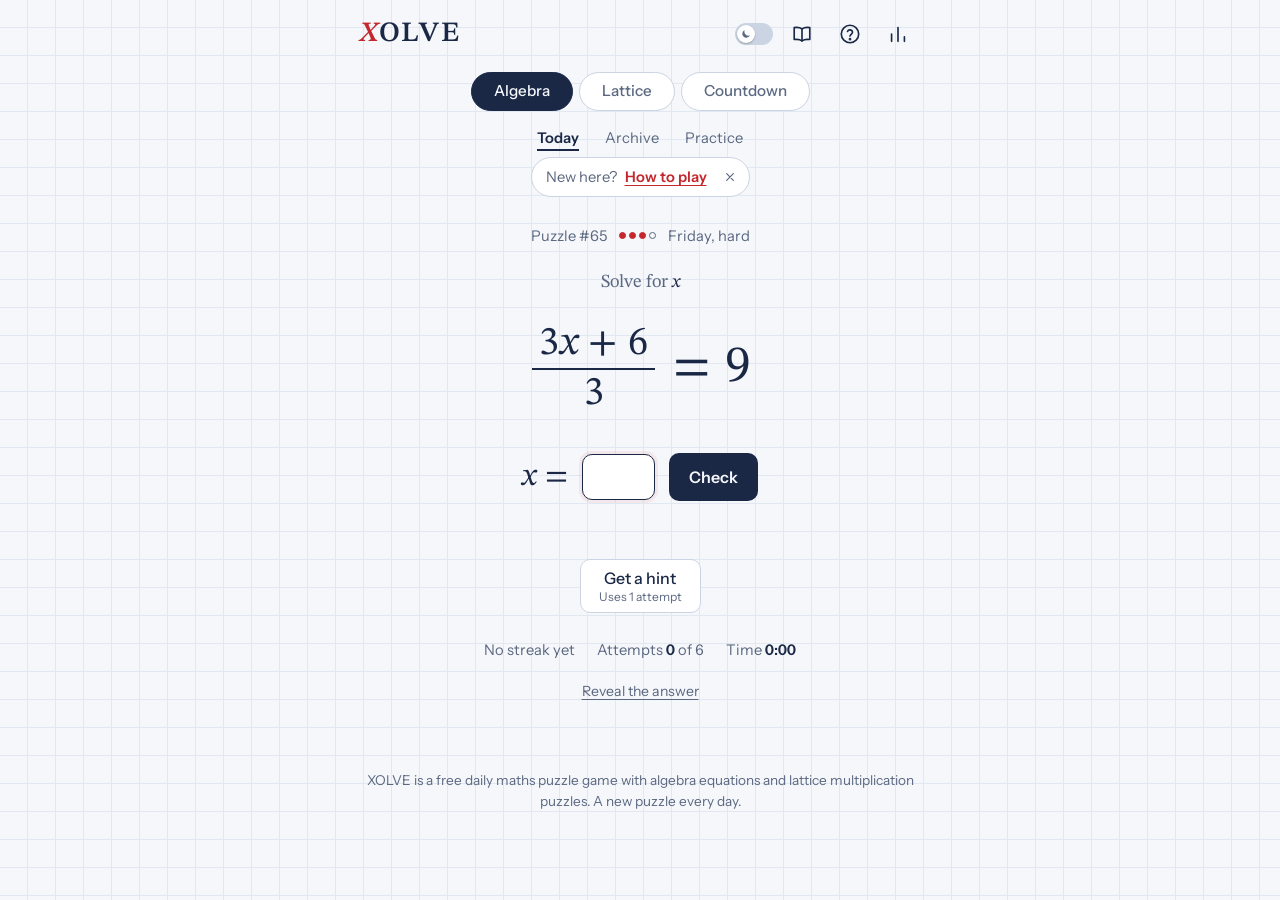
<file: index.html>
<!doctype html>
<html lang="en-GB">
<head>
<meta charset="utf-8">
<meta name="viewport" content="width=device-width, initial-scale=1, viewport-fit=cover">
<title>XOLVE: a daily algebra puzzle</title>
  <meta name="description" content="XOLVE is a free daily maths puzzle game. Solve today's algebra equation, then try the daily Lattice multiplication and Countdown numbers puzzles. Hints, streaks and a new puzzle every day.">
<link rel="canonical" href="https://xolve.games/">
   <link rel="icon" href="/favicon.ico" sizes="48x48">
   <link rel="icon" type="image/png" sizes="192x192" href="/images/icon-192.png">
   <link rel="apple-touch-icon" href="/images/apple-touch-icon.png">
  <meta property="og:type" content="website">
<meta property="og:site_name" content="XOLVE">
<meta property="og:url" content="https://xolve.games/">
<meta property="og:title" content="XOLVE: daily maths puzzles">
<meta property="og:description" content="Solve today's algebra equation in six tries, plus daily Lattice and Countdown puzzles. A new puzzle every day, with streaks.">
<meta property="og:image" content="https://xolve.games/images/og-image.png">
<meta property="og:image:width" content="1200">
<meta property="og:image:height" content="630">
<meta property="og:image:alt" content="XOLVE logo next to the equation 7(x + 4) = 42, solved as x = 2">
<meta name="twitter:card" content="summary_large_image">
<link rel="preconnect" href="https://fonts.googleapis.com">
<link rel="preconnect" href="https://fonts.gstatic.com" crossorigin>
<link href="https://fonts.googleapis.com/css2?family=Instrument+Sans:wght@400;500;600&family=STIX+Two+Text:ital,wght@0,400;0,600;1,400;1,600&display=swap" rel="stylesheet">
<script>/* Apply a saved dark/light choice before the page draws, so it doesn't flash. */
try { var t = JSON.parse(localStorage.getItem('xolve:theme')); if (t === 'dark' || t === 'light') document.documentElement.dataset.theme = t; } catch (e) {}</script>
<link rel="stylesheet" href="shared/style.css">
<script src="shared/calendar.js" defer></script>
<script src="shared/shell.js" defer></script>
<script src="algebra/engine.js" defer></script>
<script src="algebra/app.js" defer></script>
<script src="lattice/engine.js" defer></script>
<script src="lattice/app.js" defer></script>
<script src="countdown/engine.js" defer></script>
<script src="countdown/app.js" defer></script>
</head>
<body>
<div class="app">
  <header>
    <h1 class="logo"><button class="logo-btn" id="btnHome" aria-label="XOLVE, go to today's puzzle in this game"><i>X</i>OLVE</button></h1>
    <div class="tools">
      <button class="theme-switch" id="btnTheme" role="switch" aria-checked="false" aria-label="Dark mode">
        <span class="knob" aria-hidden="true"><svg viewBox="0 0 24 24"><path d="M20 14.5A8 8 0 0 1 9.5 4a8 8 0 1 0 10.5 10.5z"/></svg></span>
      </button>
      <button class="icon-btn" id="btnBook" aria-label="Formula book">
        <svg viewBox="0 0 24 24" fill="none" stroke="currentColor" stroke-width="1.8" stroke-linecap="round" stroke-linejoin="round"><path d="M12 6.5C10 5 7 4.5 3.5 5v13c3.5-.5 6.5 0 8.5 1.5 2-1.5 5-2 8.5-1.5V5C17 4.5 14 5 12 6.5z"/><path d="M12 6.5v13"/></svg>
      </button>
      <button class="icon-btn" id="btnHelp" aria-label="How to play">
        <svg viewBox="0 0 24 24" fill="none" stroke="currentColor" stroke-width="1.8" stroke-linecap="round"><circle cx="12" cy="12" r="9.5"/><path d="M9.3 9.2a2.8 2.8 0 0 1 5.4 1c0 1.9-2.7 2.4-2.7 4.1"/><circle cx="12" cy="17.6" r=".6" fill="currentColor"/></svg>
      </button>
      <button class="icon-btn" id="btnStats" aria-label="Statistics">
        <svg viewBox="0 0 24 24" fill="none" stroke="currentColor" stroke-width="1.8" stroke-linecap="round"><path d="M5 20V12M12 20V5M19 20v-5"/></svg>
      </button>
    </div>
  </header>

  <nav class="games" aria-label="Game">
    <button class="game" data-game="algebra" aria-pressed="true">Algebra</button>
    <button class="game" data-game="lattice" aria-pressed="false">Lattice</button>
    <button class="game" data-game="countdown" aria-pressed="false">Countdown</button>
  </nav>
  <nav class="modes" aria-label="Mode">
    <button class="mode" data-mode="daily" aria-pressed="true">Today</button>
    <button class="mode" data-mode="archive" aria-pressed="false">Archive</button>
    <button class="mode" data-mode="practice" aria-pressed="false">Practice</button>
  </nav>
  <div class="levels" id="levels" hidden role="group" aria-label="Practice difficulty"></div>
  <div class="intro" id="intro" hidden>
    <span>New here?</span>
    <button class="intro-link" id="introHow">How to play</button>
    <button class="intro-close" id="introClose" aria-label="Dismiss">
      <svg viewBox="0 0 24 24" fill="none" stroke="currentColor" stroke-width="1.8" stroke-linecap="round"><path d="M7 7l10 10M17 7L7 17"/></svg>
    </button>
  </div>

  <section class="archive" id="archive" hidden aria-label="Past puzzles">
    <ol class="arch-list" id="archList"></ol>
    <div class="arch-empty" id="archEmpty" hidden>
      <p id="archEmptyText"></p>
      <button class="check" id="btnToday">Play today's puzzle</button>
    </div>
  </section>

  <section class="cd-view" id="countdown" hidden aria-label="Countdown puzzle">
    <div style="text-align:center"><button class="back" id="cdBack" hidden>Back to archive</button></div>
    <p class="meta"><span id="cdLabel"></span><span id="cdDate"></span></p>
    <p class="prompt">Make the target</p>
    <p class="cd-target" id="cdTarget"></p>
    <div class="cd-tiles" id="cdTiles" role="group" aria-label="Your numbers"></div>
    <button class="check cd-start" id="cdStart" hidden>Start</button>
    <p class="cd-note" id="cdStartNote" hidden>The numbers appear when you press Start, and you have 60 seconds.</p>
    <div id="cdPlay" hidden>
      <div class="cd-clock" id="cdClock" hidden><span class="cd-track"><i id="cdBar"></i></span><b id="cdSecs">60</b></div>
      <ol class="cd-steps" id="cdSteps" aria-label="Your steps"></ol>
      <p class="cd-hint" id="cdHint"></p>
      <div class="keypad cd-ops" id="cdOps" role="group" aria-label="Symbols">
        <button data-op="+" aria-label="plus">+</button><button data-op="−" aria-label="minus">−</button><button data-op="×" aria-label="times">×</button><button data-op="÷" aria-label="divide">÷</button>
        <button data-act="undo" class="wide">Undo</button><button data-act="reset" class="wide">Reset</button>
      </div>
      <p class="msg" id="cdMsg" aria-live="polite"></p>
      <p class="cd-best" id="cdBest" hidden></p>
      <button class="check cd-finish" id="cdFinish" hidden></button>
      <ul class="cd-tries" id="cdTries" aria-label="Numbers you've made"></ul>
      <div class="lat-links">
        <button class="reveal-btn" id="cdHow">How to play</button>
        <button class="reveal-btn" id="cdGiveUp" hidden>Show a solution</button>
      </div>
    </div>

    <section class="result" id="cdResult" hidden>
      <p class="verdict" id="cdVerdict"></p>
      <p class="summary" id="cdSummary"></p>
      <div class="work cd-work">
        <div id="cdYours"><h2 id="cdYoursHead">Your closest</h2><ol class="cd-calc" id="cdYoursCalc"></ol></div>
        <h2>One way to make it</h2>
        <ol class="cd-calc" id="cdSolution"></ol>
      </div>
      <div class="actions">
        <button class="check" id="cdShare">Share result</button>
        <button class="ghost" id="cdNew" hidden>New puzzle</button>
        <button class="ghost" id="cdArchive" hidden>Past countdowns</button>
        <button class="ghost" id="cdArchiveBack" hidden>Back to archive</button>
      </div>
      <p class="next" id="cdNext"></p>
    </section>
  </section>

  <section class="lat-view" id="lattice" hidden aria-label="Lattice puzzle">
    <div style="text-align:center"><button class="back" id="latBack" hidden>Back to archive</button></div>
    <p class="meta"><span id="latLabel"></span><span class="pips" id="latPips" aria-hidden="true"><span></span><span></span><span></span><span></span></span><span id="latDate"></span></p>
    <p class="prompt">Fill in every <span class="q">?</span></p>
    <p class="lat-eq" id="latEq"></p>
    <div class="lat-scroll"><div id="latGrid"></div></div>
    <div class="keypad" id="latPad" role="group" aria-label="Number keys">
      <button data-key="1">1</button><button data-key="2">2</button><button data-key="3">3</button><button data-key="4">4</button><button data-key="5">5</button>
      <button data-key="6">6</button><button data-key="7">7</button><button data-key="8">8</button><button data-key="9">9</button><button data-key="0">0</button>
      <button data-key="del" class="del" aria-label="Delete">⌫</button>
    </div>
    <p class="msg" id="latMsg" aria-live="polite"></p>
    <div class="lat-actions" id="latActions">
      <button class="check" id="latCheck">Check</button>
      <button class="ghost" id="latHint">Hint</button>
    </div>
    <ol class="lat-hints" id="latHints" hidden aria-label="Hints"></ol>
    <div class="status">
      <span>Checks <b id="latChecks">0</b></span>
      <span>Hints <b id="latHintsUsed">0</b> of <span id="latHintsMax">3</span></span>
      <span>Time <b id="latTime">0:00</b></span>
    </div>
    <div class="lat-links">
      <button class="reveal-btn" id="latHow">How it works</button>
      <button class="reveal-btn" id="latReveal">Reveal the solution</button>
    </div>

    <section class="result" id="latResult" hidden>
      <p class="verdict" id="latVerdict"></p>
      <p class="summary" id="latSummary"></p>
      <div class="work lat-work">
        <h2>How to solve it</h2>
        <ol class="lat-steps" id="latSteps"></ol>
        <h2>Adding the diagonals</h2>
        <p class="lat-note">Start at the bottom right and add along each diagonal band. Write the units digit and carry the tens into the next diagonal.</p>
        <ul class="lat-diag" id="latDiag"></ul>
        <p class="lat-note" id="latReadOff"></p>
      </div>
      <div class="actions">
        <button class="check" id="latShare">Share result</button>
        <button class="ghost" id="latNew" hidden>New puzzle</button>
        <button class="ghost" id="latMore" hidden>Practise more</button>
        <button class="ghost" id="latArchiveBack" hidden>Back to archive</button>
      </div>
      <p class="next" id="latNext"></p>
    </section>
  </section>

  <div style="text-align:center"><button class="back" id="btnBack" hidden>Back to archive</button></div>
  <main class="sheet" id="sheet">
    <p class="meta"><span id="puzzleLabel"></span><span class="pips" id="pips" aria-hidden="true"><span></span><span></span><span></span><span></span></span><span id="levelLabel"></span></p>
    <p class="prompt">Solve for <var>x</var></p>
    <div class="eq-wrap" id="eqWrap"><div class="equation" id="equation" role="img"></div></div>

    <div class="answer" id="answerRow">
      <label class="xeq" for="guess"><var>x</var> =</label>
      <input id="guess" inputmode="numeric" autocomplete="off" enterkeyhint="go" aria-describedby="msg">
      <button class="check" id="btnCheck">Check</button>
    </div>
    <div class="final" id="final" hidden></div>
    <p class="msg" id="msg" aria-live="polite"></p>
    <ul class="tries" id="tries" aria-label="Wrong answers"></ul>

    <section class="hints" id="hints" hidden aria-label="Hints">
      <ol class="steps" id="hintSteps"></ol>
    </section>
    <button class="hint-btn" id="btnHint"><span id="hintLabel">Get a hint</span><small id="hintCost">Uses 1 attempt</small></button>

    <div class="status" id="status">
      <span id="streakStat"></span>
      <span>Attempts <b id="attemptsStat">0</b> of 6</span>
      <span>Time <b id="timeStat">0:00</b></span>
    </div>
    <button class="reveal-btn" id="btnReveal">Reveal the answer</button>

    <section class="result" id="result" hidden>
      <p class="verdict" id="verdict"></p>
      <p class="summary" id="summary"></p>
      <div class="work">
        <h2>Worked solution</h2>
        <div class="steps-scroll"><ol class="steps" id="steps"></ol></div>
      </div>
      <div class="actions">
        <button class="check" id="btnShare">Share result</button>
        <button class="ghost" id="btnNew" hidden>New puzzle</button>
        <button class="ghost" id="btnPractice">Practise more</button>
        <button class="ghost" id="btnArchiveBack" hidden>Back to archive</button>
      </div>
      <p class="next" id="next"></p>
    </section>
  </main>
</div>

<footer style="max-width:600px;margin:0 auto 32px;padding:0 20px;text-align:center;color:var(--muted);font-size:.85rem">
  <p>XOLVE is a free daily maths puzzle game with algebra equations and lattice multiplication puzzles. A new puzzle every day.</p>
</footer>
<dialog id="dlgStats" aria-labelledby="statsTitle">
  <div class="dlg-head"><h2 id="statsTitle">Statistics</h2><button class="icon-btn" data-close aria-label="Close"><svg viewBox="0 0 24 24" fill="none" stroke="currentColor" stroke-width="1.8" stroke-linecap="round"><path d="M6 6l12 12M18 6L6 18"/></svg></button></div>
  <h3 class="stats-h">Algebra</h3>
  <div class="figs" id="figs"></div>
  <div class="dist">
    <h3>Solved by difficulty</h3>
    <div id="dist"></div>
  </div>
  <h3 class="stats-h">Lattice</h3>
  <div class="figs" id="latStats"></div>
  <div class="dist">
    <h3>Solved by difficulty</h3>
    <div id="latDist"></div>
  </div>
  <h3 class="stats-h">Countdown</h3>
  <div class="figs" id="cdStats"></div>
  <div class="dist">
    <h3>How close you got</h3>
    <div id="cdDist"></div>
  </div>
</dialog>

<dialog id="dlgBook" class="book-dlg" aria-labelledby="bookTitle">
  <div class="dlg-head"><h2 id="bookTitle">Formula book</h2><button class="icon-btn" data-close aria-label="Close"><svg viewBox="0 0 24 24" fill="none" stroke="currentColor" stroke-width="1.8" stroke-linecap="round"><path d="M6 6l12 12M18 6L6 18"/></svg></button></div>
  <div class="book">
    <h3>Keep it balanced</h3>
    <p>An equation is like a set of scales. Whatever you do to one side, do exactly the same to the other, and it stays true.</p>
    <div class="ex"><span class="eqn"><var>x</var> + 4 = 10</span><span class="why">subtract 4 from both sides</span><span class="eqn"><var>x</var> = 6</span></div>

    <h3>Undo with the opposite</h3>
    <p>To get <var>x</var> on its own, undo what's been done to it using the inverse operation.</p>
    <table>
      <thead><tr><th>You see</th><th>Do this to both sides</th></tr></thead>
      <tbody>
        <tr><td><var>x</var> + 5</td><td>Subtract 5</td></tr>
        <tr><td><var>x</var> − 5</td><td>Add 5</td></tr>
        <tr><td>5<var>x</var></td><td>Divide by 5</td></tr>
        <tr><td><span class="frac"><span class="fn"><var>x</var></span><span class="fd">5</span></span></td><td>Multiply by 5</td></tr>
      </tbody>
    </table>

    <h3>Reading the notation</h3>
    <p>5<var>x</var> means 5 × <var>x</var>. A number written in front of a bracket multiplies everything inside it, so 3(<var>x</var> + 2) means 3 × (<var>x</var> + 2). A fraction line means divide: <span class="frac"><span class="fn"><var>x</var></span><span class="fd">4</span></span> is <var>x</var> ÷ 4.</p>

    <h3>Order of operations (BIDMAS)</h3>
    <p>Calculations happen in this order: <b>B</b>rackets, <b>I</b>ndices, <b>D</b>ivision and <b>M</b>ultiplication, <b>A</b>ddition and <b>S</b>ubtraction. When solving, undo them in reverse: deal with adding and subtracting first, then multiplying and dividing, then brackets.</p>
    <div class="ex"><span class="eqn">2<var>x</var> + 3 = 11</span><span class="why">subtract 3 first, then divide by 2</span><span class="eqn"><var>x</var> = 4</span></div>

    <h3>Brackets</h3>
    <p>Either divide both sides by the number outside the bracket, or expand it by multiplying each term inside:</p>
    <div class="ex"><span class="eqn">a(b + c) = ab + ac</span><span class="why">for example</span><span class="eqn">3(<var>x</var> + 4) = 3<var>x</var> + 12</span></div>
    <p>A minus sign in front of a bracket changes every sign inside: −(<var>x</var> + 3) = −<var>x</var> − 3, and −2(<var>x</var> − 5) = −2<var>x</var> + 10.</p>
    <p>Square brackets are just brackets. They're used when one bracket sits inside another, and you work from the outside in.</p>
    <div class="ex"><span class="eqn">4[5(<var>x</var> − 3) + 8] = 212</span><span class="why">divide by 4 first</span><span class="eqn">5(<var>x</var> − 3) + 8 = 53</span></div>

    <h3>Collecting like terms</h3>
    <p>Terms with <var>x</var> combine with each other, and plain numbers combine with each other.</p>
    <div class="ex"><span class="eqn">4<var>x</var> + 7 + 2<var>x</var> = 6<var>x</var> + 7</span></div>

    <h3><var>x</var> on both sides</h3>
    <p>Subtract the smaller <var>x</var> term from both sides, so <var>x</var> only appears once.</p>
    <div class="ex"><span class="eqn">5<var>x</var> + 2 = 3<var>x</var> + 10</span><span class="why">subtract 3<var>x</var> from both sides</span><span class="eqn">2<var>x</var> + 2 = 10</span></div>

    <h3>Fractions</h3>
    <p>Multiply both sides by the number on the bottom to clear the fraction. With more than one fraction, multiply by the lowest common denominator: the smallest number they all divide into.</p>
    <div class="ex"><span class="eqn"><span class="frac"><span class="fn"><var>x</var> + 3</span><span class="fd">2</span></span> = 5</span><span class="why">multiply both sides by 2</span><span class="eqn"><var>x</var> + 3 = 10</span></div>
    <div class="ex"><span class="eqn"><span class="frac"><span class="fn"><var>x</var></span><span class="fd">2</span></span> + <span class="frac"><span class="fn"><var>x</var></span><span class="fd">3</span></span> = 5</span><span class="why">multiply both sides by 6</span><span class="eqn">3<var>x</var> + 2<var>x</var> = 30</span></div>

    <h3>Negative numbers</h3>
    <p>Two minuses multiplied or divided make a plus. Dividing a negative by a negative gives a positive answer.</p>
    <div class="ex"><span class="eqn">−3<var>x</var> = −12</span><span class="why">divide both sides by −3</span><span class="eqn"><var>x</var> = 4</span></div>

    <h3>Check your answer</h3>
    <p>Put your value of <var>x</var> back into the original equation. If both sides come out the same, you're right.</p>
    <div class="ex"><span class="eqn">3(<var>x</var> + 4) = 21 with <var>x</var> = 3</span><span class="why">3 × 7 = 21</span><span class="eqn">✓</span></div>
  </div>
</dialog>

<dialog id="dlgCountdown" class="book-dlg" aria-labelledby="cdHelpTitle">
  <div class="dlg-head"><h2 id="cdHelpTitle">How to play Countdown</h2><button class="icon-btn" data-close aria-label="Close"><svg viewBox="0 0 24 24" fill="none" stroke="currentColor" stroke-width="1.8" stroke-linecap="round"><path d="M6 6l12 12M18 6L6 18"/></svg></button></div>
  <div class="book">
    <p>Use some or all of six numbers to make the target, with + − × and ÷. Like the numbers round on Countdown.</p>
    <h3>The rules</h3>
    <p>Each number can be used once at most, and you don't have to use them all. Every step has to give a whole number of zero or more, so no fractions and nothing below zero.</p>
    <h3>Today's puzzle</h3>
    <p>You can see the target straight away. The numbers stay covered until you press Start, then you have 60 seconds. The clock keeps running if you leave the page.</p>
    <p>Make as many numbers as you like. The closest one you make counts, and making the target exactly ends the round. If you can't get it, Finish ends the round early with your closest. If time runs out before you've made anything, the round counts as out of time.</p>
    <p>Every puzzle can be solved exactly. When the round ends you'll see one way to do it.</p>
    <h3>Making numbers</h3>
    <p>Work one step at a time. Tap a number, a symbol, then another number. The two numbers are used up and the answer takes their place, ready to use in the next step. For example, 100 × 5 makes 500, then 3 + 1 makes 4, then 50 × 4 makes 200, then 500 + 200 makes 700.</p>
    <p>Every number you make counts straight away, so there's nothing to submit. Undo takes back your last step and Reset gives you all six numbers again. Numbers you've already made still count after an undo.</p>
    <p>A step that breaks a rule, like 3 − 5 or 7 ÷ 2, isn't allowed, and you'll see why. On a keyboard, you can type a number, then + - * or /, then another number. Backspace undoes a step and Esc clears what you've picked.</p>
    <h3>Past countdowns and practice</h3>
    <p>Puzzles in the archive aren't timed, and they don't affect your streak or statistics. If you're stuck before you've made a number, Show a solution ends the round.</p>
    <p>Practice gives you unlimited random puzzles with no timer, so you can take your time and get used to working in steps. Practice puzzles don't affect your streak or statistics.</p>
    <h3>Statistics</h3>
    <p>Your streak counts days in a row where you hit the target exactly. The statistics also show how close you got each day: exact, 1–5 away, 6–10 away, 11 or more away, or no answer.</p>
  </div>
</dialog>

<dialog id="dlgLattice" class="book-dlg" aria-labelledby="latHelpTitle">
  <div class="dlg-head"><h2 id="latHelpTitle">How to play Lattice</h2><button class="icon-btn" data-close aria-label="Close"><svg viewBox="0 0 24 24" fill="none" stroke="currentColor" stroke-width="1.8" stroke-linecap="round"><path d="M6 6l12 12M18 6L6 18"/></svg></button></div>
  <div class="book">
    <p>Lattice multiplication (sometimes called Chinese multiplication) lays a long multiplication out as a grid. Each puzzle is a multiplication with some digits hidden. Fill in every <span class="q">?</span>.</p>
    <h3>The grid</h3>
    <p>One number runs along the top and the other down the right side. Each cell holds its column digit times its row digit, split by the diagonal: tens in the top left, units in the bottom right. Here's 47 × 36:</p>
    <div class="lat-example" id="latExample"></div>
    <p>The top-left cell is 4 × 3 = 12, so it shows 1 and 2. The bottom-right cell is 7 × 6 = 42.</p>
    <h3>Adding the diagonals</h3>
    <p>Start at the bottom right and add the digits in each diagonal band. Write the units digit in the box where the band ends, and carry any tens into the next band. The small number in a box's corner is the carry.</p>
    <p>For 47 × 36: the corner is 2. The next band is 4 + 4 + 1 = 9. Then 2 + 2 + 2 = 6, then 1. Reading down the left and along the bottom gives 1692.</p>
    <h3>Solving a puzzle</h3>
    <p>Everything is connected, so work from what you can see. A few things that help:</p>
    <p>Look at units digits. Anything times 5 ends in 0 or 5, and an even digit times anything gives an even result. If you know a cell and one of its two digits, the other is usually pinned down.</p>
    <p>A cell's tens digit tells you roughly how big the product is: 2 × ? in the 10s means ? is 5 or more.</p>
    <p>Product digits work backwards too. If a diagonal must end in 8 and you know all but one of its digits, you can work out the last one.</p>
    <p>When two options both fit the grid, try each one. Only one will make every other digit, including the product, work.</p>
    <h3>The rules</h3>
    <p>Neither number starts with 0, and the product never starts with 0. Every puzzle has exactly one solution.</p>
    <h3>Difficulty</h3>
    <table>
      <thead><tr><th>Level</th><th>Puzzle</th><th>Hints</th></tr></thead>
      <tbody>
        <tr><td>Easy</td><td>3-digit × 2-digit, a few digits hidden</td><td>3</td></tr>
        <tr><td>Medium</td><td>4-digit × 3-digit, under half hidden</td><td>4</td></tr>
        <tr><td>Hard</td><td>4-digit × 3-digit, most hidden. May need you to try options once</td><td>5</td></tr>
        <tr><td>Extreme</td><td>4-digit × 3-digit, nearly everything hidden. May need it twice</td><td>6</td></tr>
      </tbody>
    </table>
    <p>The daily lattice gets harder through the week: easy on Monday, medium Tuesday and Wednesday, hard Thursday and Friday, extreme at the weekend. Missed one? Play it from the archive. Practice gives unlimited puzzles at any level. Archive and practice puzzles don't affect your streak or statistics.</p>
    <p>Tap a <span class="q">?</span> and use the number keys. Tap a cell to highlight its row and column digits, or a product box to highlight its diagonal. The small corner of each product box is for your own carry notes and isn't checked.</p>
    <p><b>Check</b> marks wrong digits in red, as often as you like. Each hint fills in the next digit you could work out and explains why. Revealing the solution counts as not solved.</p>
  </div>
</dialog>

<dialog id="dlgHelp" aria-labelledby="helpTitle">
  <div class="dlg-head"><h2 id="helpTitle">How to play</h2><button class="icon-btn" data-close aria-label="Close"><svg viewBox="0 0 24 24" fill="none" stroke="currentColor" stroke-width="1.8" stroke-linecap="round"><path d="M6 6l12 12M18 6L6 18"/></svg></button></div>
  <div class="help">
    <p>Every day there is one new equation. Work out the value of <var>x</var> and enter it. You get 6 attempts, and <var>x</var> is always a whole number.</p>
    <div class="example">7(<var>x</var> + 4) = 42 &nbsp;gives&nbsp; <var>x</var> = 2</div>
    <p>Puzzles get harder through the week: easy on Monday, medium Tuesday and Wednesday, hard Thursday and Friday, expert at the weekend.</p>
    <p>Stuck? Each hint reveals the next step of the working, and uses one of your attempts. Hints never give away the final answer. The formula book (the book icon) explains the rules for free.</p>
    <p>When you finish, you'll see the worked solution. Solve on consecutive days to build a streak.</p>
    <p>A new puzzle goes live at midnight in your time zone. Missed one? Play it from the archive. Archive puzzles don't affect your streak or statistics.</p>
    <p>Practice gives you unlimited puzzles at any level. They don't count towards your statistics either.</p>
    <p>Lattice is a second game: a multiplication grid with missing digits. Switch to it at the top. Its guide (the book or ? icon while you're in Lattice) explains how it works.</p>
  </div>
</dialog>

<div class="toast" id="toast" role="status"></div>

</body>
</html>
</file>
<file: shared/style.css>
:root{
  --paper:#F5F7FB; --grid:#E2E8F1; --ink:#1A2846; --muted:#5B6880; --line:#CBD4E2;
  --surface:#FFFFFF; --pen:#C4272D; --pen-wash:rgba(196,39,45,.08);
  --serif:"STIX Two Text","Cambria Math",Cambria,"Times New Roman",serif;
  --sans:"Instrument Sans",system-ui,-apple-system,"Segoe UI",Roboto,sans-serif;
  color-scheme:light;
}
@media (prefers-color-scheme: dark){
  :root:not([data-theme="light"]){
    --paper:#10151E; --grid:#1A2130; --ink:#E2E8F3; --muted:#8E9AB1; --line:#2B3446;
    --surface:#161C28; --pen:#FF6F6F; --pen-wash:rgba(255,111,111,.1); color-scheme:dark;
  }
}
:root[data-theme="dark"]{
  --paper:#10151E; --grid:#1A2130; --ink:#E2E8F3; --muted:#8E9AB1; --line:#2B3446;
  --surface:#161C28; --pen:#FF6F6F; --pen-wash:rgba(255,111,111,.1); color-scheme:dark;
}
:root{box-sizing:border-box;padding-top:env(safe-area-inset-top,0px);padding-bottom:env(safe-area-inset-bottom,0px)}
*,*::before,*::after{box-sizing:inherit}
html{height:100%;scroll-padding-top:env(safe-area-inset-top,0px)}
body{
  margin:0;min-height:100%;color:var(--ink);font-family:var(--sans);font-size:1rem;line-height:1.5;
  background-color:var(--paper);
  background-image:linear-gradient(var(--grid) 1px,transparent 1px),linear-gradient(90deg,var(--grid) 1px,transparent 1px);
  background-size:28px 28px;background-position:-1px -1px;
  -webkit-font-smoothing:antialiased;
}
button{font:inherit;color:inherit}
:focus-visible{outline:2px solid var(--pen);outline-offset:3px;border-radius:6px}
var{font-family:var(--serif);font-style:italic}

.app{max-width:600px;margin:0 auto;padding:0 20px 48px}
header{display:flex;align-items:center;justify-content:space-between;height:68px}
.logo{font-family:var(--serif);font-weight:600;font-size:1.75rem;letter-spacing:.06em;margin:0;line-height:1}
.logo i{color:var(--pen);letter-spacing:.02em}
.tools{display:flex;gap:4px}
.icon-btn{width:44px;height:44px;display:grid;place-items:center;background:none;border:0;border-radius:10px;cursor:pointer;color:var(--ink)}
.icon-btn:hover{background:var(--pen-wash)}
.icon-btn svg{width:22px;height:22px}

/* Dark mode switch: on = dark. The knob carries a small moon. */
.theme-switch{width:44px;height:44px;display:grid;place-items:center;background:none;border:0;border-radius:10px;cursor:pointer;padding:0}
.theme-switch::before{content:"";grid-area:1/1;width:38px;height:22px;border-radius:11px;background:var(--line);transition:background .2s}
.theme-switch .knob{grid-area:1/1;width:18px;height:18px;border-radius:50%;background:var(--surface);display:grid;place-items:center;
  transform:translateX(-8px);transition:transform .2s;box-shadow:0 1px 2px rgba(0,0,0,.25)}
.theme-switch .knob svg{width:12px;height:12px;fill:var(--muted)}
.theme-switch[aria-checked="true"]::before{background:var(--pen)}
.theme-switch[aria-checked="true"] .knob{transform:translateX(8px)}
.theme-switch[aria-checked="true"] .knob svg{fill:var(--pen)}
.theme-switch:hover::before{filter:brightness(.95)}
@media (prefers-reduced-motion: reduce){.theme-switch::before,.theme-switch .knob{transition:none}}
@media (max-width:360px){.tools{gap:0}.icon-btn,.theme-switch{width:40px}}

/* "New here?" note, shown instead of opening How to play automatically */
.intro{display:flex;align-items:center;justify-content:center;gap:6px;margin:4px auto 10px;padding:4px 4px 4px 14px;width:fit-content;
  max-width:100%;background:var(--surface);border:1px solid var(--line);border-radius:999px;font-size:.92rem;color:var(--muted)}
.intro[hidden]{display:none}
.intro-link{background:none;border:0;padding:4px 2px;color:var(--pen);font-weight:600;cursor:pointer;text-decoration:underline;text-underline-offset:3px}
.intro-close{width:30px;height:30px;display:grid;place-items:center;background:none;border:0;border-radius:50%;cursor:pointer;color:var(--muted)}
.intro-close:hover{background:var(--pen-wash)}
.intro-close svg{width:16px;height:16px}

.games{display:flex;gap:6px;justify-content:center;margin:4px 0 0}
.game{border:1px solid var(--line);background:var(--surface);padding:7px 22px;border-radius:999px;cursor:pointer;font-size:.95rem;color:var(--muted);font-weight:500}
.game[aria-pressed="true"]{background:var(--ink);border-color:var(--ink);color:var(--paper)}
.modes{display:flex;gap:22px;justify-content:center;margin:12px 0 0}
.mode{border:0;background:none;padding:4px 2px;cursor:pointer;font-size:.92rem;color:var(--muted)}
.mode[aria-pressed="true"]{color:var(--ink);font-weight:600;text-decoration:underline;text-decoration-color:var(--ink);text-decoration-thickness:2px;text-underline-offset:6px}
.levels{display:flex;gap:6px;justify-content:center;margin:8px 0 0;flex-wrap:wrap}
.levels[hidden]{display:none}
.level{border:0;background:none;padding:4px 10px;border-radius:6px;cursor:pointer;color:var(--muted);font-size:.9rem}
.level[aria-pressed="true"]{color:var(--ink);text-decoration:underline;text-decoration-color:var(--pen);text-decoration-thickness:2px;text-underline-offset:5px}

.sheet{margin-top:28px;text-align:center}
.meta{display:flex;justify-content:center;align-items:center;gap:12px;margin:0;color:var(--muted);font-size:.92rem}
.pips{display:inline-flex;gap:3px;vertical-align:middle}
.pips span{width:7px;height:7px;border-radius:50%;border:1.5px solid var(--muted)}
.pips span.on{background:var(--pen);border-color:var(--pen)}
.prompt{font-family:var(--serif);font-size:1.15rem;margin:22px 0 0;color:var(--muted)}
.prompt var{color:var(--ink)}

.eq-wrap{overflow-x:auto;margin:10px -20px 0;padding:14px 20px 18px;scrollbar-width:thin}
.equation{font-family:var(--serif);font-size:3.25rem;line-height:1.25;white-space:nowrap;display:inline-block;letter-spacing:.005em}
.equation .eqs{padding:0 .28em}
.frac{display:inline-flex;flex-direction:column;vertical-align:middle;text-align:center;font-size:.78em;margin:0 .08em;line-height:1.12}
.frac .fn{padding:0 .18em .04em;border-bottom:.055em solid currentColor}
.frac .fd{padding-top:.04em}

.answer{display:flex;align-items:center;justify-content:center;gap:14px;margin-top:18px}
.answer[hidden]{display:none}
.xeq{font-family:var(--serif);font-size:2rem;white-space:nowrap}
.answer input{
  width:4.6ch;font-family:var(--serif);font-size:2rem;text-align:center;color:var(--ink);
  background:var(--surface);border:1.5px solid var(--line);border-radius:10px;padding:2px 6px;
}
.answer input:focus{outline:none;border-color:var(--ink);box-shadow:0 0 0 3px var(--pen-wash)}
.answer input.shake{animation:shake .32s}
@keyframes shake{25%{transform:translateX(-5px)}50%{transform:translateX(5px)}75%{transform:translateX(-3px)}}
.check{background:var(--ink);color:var(--paper);border:0;border-radius:10px;padding:12px 20px;font-weight:600;cursor:pointer;font-size:1rem}
.check:hover{filter:brightness(1.15)}
.msg{min-height:1.6em;margin:12px 0 0;color:var(--pen);font-size:.95rem}

.tries{display:flex;gap:16px;justify-content:center;flex-wrap:wrap;margin:6px 0 0;padding:0;list-style:none;font-family:var(--serif);font-size:1.3rem;color:var(--muted)}
.tries li{position:relative;padding:0 4px}
.tries li::after{content:"";position:absolute;left:-2px;right:-2px;top:52%;height:2px;background:var(--pen);transform:rotate(-14deg);border-radius:2px}

.status{display:flex;justify-content:center;gap:22px;flex-wrap:wrap;margin:26px 0 0;font-size:.92rem;color:var(--muted);font-variant-numeric:tabular-nums}
.status b{color:var(--ink);font-weight:600}
.reveal-btn{background:none;border:0;color:var(--muted);text-decoration:underline;text-underline-offset:3px;cursor:pointer;margin-top:14px;font-size:.88rem;padding:6px}
.reveal-btn[hidden]{display:none}
.reveal-btn.arm{color:var(--pen)}

/* Finished state */
.final{font-family:var(--serif);font-size:2.4rem;margin-top:16px;display:flex;justify-content:center;align-items:center;gap:.3em}
.final[hidden]{display:none}
.ringed{position:relative;display:inline-block;padding:0 .2em}
.ring{position:absolute;left:-.45em;right:-.45em;top:-.28em;bottom:-.22em;width:calc(100% + .9em);height:calc(100% + .5em);overflow:visible;pointer-events:none}
.ring path,.tick path{fill:none;stroke:var(--pen);stroke-width:2.6;stroke-linecap:round;stroke-linejoin:round;vector-effect:non-scaling-stroke}
.tick{width:.75em;height:.75em;margin-left:.15em;overflow:visible}
.final.lost .ringed{color:var(--muted)}
.animate .ring path,.animate .tick path{stroke-dasharray:1;stroke-dashoffset:1}
.animate .ring path{animation:draw .6s .1s cubic-bezier(.4,.1,.3,1) forwards}
.animate .tick path{animation:draw .3s .7s ease-out forwards}
@keyframes draw{to{stroke-dashoffset:0}}

.result{margin-top:26px;text-align:center}
.result[hidden]{display:none}
.verdict{font-family:var(--serif);font-size:1.5rem;margin:0}
.summary{margin:4px 0 0;color:var(--muted)}
.work{margin:28px auto 0;max-width:460px;background:var(--surface);border:1px solid var(--line);border-radius:14px;padding:18px 18px 20px;text-align:left}
.work h2{font-size:.95rem;font-weight:600;margin:0 0 10px;color:var(--muted)}
.steps-scroll{overflow-x:auto}
.steps{list-style:none;margin:0;padding:0;display:grid;grid-template-columns:1fr auto 1fr;column-gap:.5em;font-family:var(--serif);font-size:1.3rem;min-width:max-content}
.steps li{display:contents}
.steps .note{grid-column:1/-1;font-family:var(--sans);font-size:.82rem;color:var(--pen);text-align:center;margin:8px 0 2px}
.steps .l{text-align:right;white-space:nowrap}
.steps .r{text-align:left;white-space:nowrap}
.steps .frac{font-size:.75em}
.animate .steps li > *{opacity:0;animation:fadein .35s forwards}
@keyframes fadein{to{opacity:1}}

.actions{display:flex;gap:10px;justify-content:center;flex-wrap:wrap;margin-top:22px}
.ghost{background:var(--surface);border:1px solid var(--line);border-radius:10px;padding:11px 18px;cursor:pointer;font-weight:500}
.ghost:hover{border-color:var(--ink)}
.next{margin-top:18px;color:var(--muted);font-size:.92rem;font-variant-numeric:tabular-nums}

/* Archive */
.archive{margin-top:26px}
.archive[hidden],.sheet[hidden]{display:none}
.arch-list{list-style:none;margin:0;padding:0;background:var(--surface);border:1px solid var(--line);border-radius:14px;overflow:hidden}
.arch-list[hidden]{display:none}
.arch-list li+li{border-top:1px solid var(--line)}
.arch-row{display:grid;grid-template-columns:3.2em 1fr auto 7.5em;align-items:center;gap:12px;width:100%;padding:13px 16px;background:none;border:0;cursor:pointer;text-align:left;font-size:.95rem}
.arch-row:hover{background:var(--pen-wash)}
.arch-row .an{font-family:var(--serif);font-size:1.1rem}
.arch-row .as{text-align:right;color:var(--muted);font-size:.88rem}
.arch-row .as.won{color:var(--ink)}
.arch-row .as.lost{color:var(--pen)}
.arch-empty{text-align:center;color:var(--muted);background:var(--surface);border:1px solid var(--line);border-radius:14px;padding:28px 20px}
.arch-empty[hidden]{display:none}
.arch-empty p{margin:0 0 16px}
.back{background:none;border:0;color:var(--muted);cursor:pointer;font-size:.9rem;padding:6px 8px;margin:14px 0 -14px;text-decoration:underline;text-underline-offset:3px}
.back[hidden]{display:none}
@media (max-width:420px){.arch-row{grid-template-columns:2.6em 1fr auto 6.2em;gap:8px;padding:12px}}

/* Logo button */
.logo-btn{background:none;border:0;padding:0;margin:0;font:inherit;letter-spacing:inherit;color:inherit;cursor:pointer;line-height:1}

/* Hints */
.hints{margin:18px auto 0;max-width:460px;background:var(--surface);border:1px dashed var(--line);border-radius:14px;padding:12px 16px 14px;overflow-x:auto}
.hints[hidden]{display:none}
.hints .steps{font-size:1.15rem}
.hints .steps .note{margin-top:6px}
.hints .steps li.new > *{animation:fadein .35s both}
.hint-btn{display:inline-flex;flex-direction:column;align-items:center;gap:0;margin-top:16px;background:var(--surface);border:1px solid var(--line);border-radius:10px;padding:8px 18px;cursor:pointer;font-weight:500;line-height:1.3}
.hint-btn small{font-size:.75rem;color:var(--muted);font-weight:400}
.hint-btn:hover:not(:disabled){border-color:var(--ink)}
.hint-btn:disabled{cursor:default;opacity:.55}
.hint-btn[hidden]{display:none}

/* Formula book */
.book-dlg{max-width:520px}
.book h3{font-size:1rem;font-weight:600;margin:20px 0 4px}
.book h3:first-child{margin-top:0}
.book p{margin:0 0 8px;font-size:.95rem;max-width:62ch}
.book .ex{font-family:var(--serif);font-size:1.15rem;background:var(--paper);border-radius:8px;padding:8px 12px;margin:8px 0;line-height:1.9}
.book .why{display:inline-block;font-family:var(--sans);font-size:.78rem;color:var(--pen);margin:0 10px;line-height:1.3}
.book p var,.help p var{font-size:1.12em}
.book .eqn{white-space:nowrap}
.book .why::before{content:"\2192\00a0"}
.book table{border-collapse:collapse;width:100%;margin:6px 0 8px;font-size:.95rem}
.book th{text-align:left;font-weight:600;font-size:.85rem;color:var(--muted);padding:4px 8px;border-bottom:1px solid var(--line)}
.book td{padding:6px 8px;border-bottom:1px solid var(--line)}
.book td:first-child{font-family:var(--serif);font-size:1.1rem;width:30%}
.book .frac{font-size:.8em}

/* Lattice */
:root{--entry:#2457B8;--hint:#A86400;--rel:rgba(36,87,184,.10)}
@media (prefers-color-scheme: dark){:root:not([data-theme="light"]){--entry:#8DB2FF;--hint:#F2B45C;--rel:rgba(141,178,255,.14)}}
:root[data-theme="dark"]{--entry:#8DB2FF;--hint:#F2B45C;--rel:rgba(141,178,255,.14)}
.lat-view{margin-top:26px;text-align:center}
.lat-view[hidden]{display:none}
.q{color:var(--pen)}
.lat-eq{font-family:var(--serif);font-size:1.5rem;margin:8px 0 14px;letter-spacing:.02em;white-space:nowrap;font-variant-numeric:tabular-nums}
.lat-eq .e{color:var(--entry)}
.lat-eq .h{color:var(--hint)}
.lat-scroll{overflow-x:auto;margin:0 -20px;padding:4px 20px}
.lattice{--cs:min(58px,calc((100vw - 44px) / 6));display:grid;justify-content:center;margin:0 auto;font-family:var(--serif)}
.lattice.mini{--cs:46px;margin:12px auto}
.lc{width:var(--cs);height:var(--cs);position:relative;display:flex;align-items:center;justify-content:center}
.lc.times{font-size:calc(var(--cs) * .4);color:var(--muted)}
.lc.cell{background:var(--surface);border-right:1px solid var(--line);border-bottom:1px solid var(--line)}
.lc.cell.bl{border-left:2px solid var(--ink)}
.lc.cell.bt{border-top:2px solid var(--ink)}
.lc.cell.br{border-right:2px solid var(--ink)}
.lc.cell.bb{border-bottom:2px solid var(--ink)}
.lc.cell::before{content:"";position:absolute;inset:0;pointer-events:none;
  background:linear-gradient(to top left,transparent calc(50% - .7px),var(--muted) calc(50% - .7px),var(--muted) calc(50% + .7px),transparent calc(50% + .7px));opacity:.55}
.lc.fbox,.lc.pbox{margin:3px;width:calc(var(--cs) - 6px);height:calc(var(--cs) - 6px);border:1px solid var(--line);border-radius:9px;background:var(--surface)}
.ld{display:flex;align-items:center;justify-content:center;border:0;background:none;padding:0;font:inherit;color:var(--ink);border-radius:6px;line-height:1}
button.ld{cursor:pointer}
.ld.ht,.ld.hu{position:absolute;width:46%;height:46%;font-size:calc(var(--cs) * .34)}
.ld.ht{left:3%;top:3%}
.ld.hu{right:3%;bottom:3%}
.ld.fd{width:100%;height:100%;font-size:calc(var(--cs) * .46);font-weight:600}
.ld.pd{position:absolute;right:6%;bottom:6%;width:62%;height:62%;font-size:calc(var(--cs) * .4);font-weight:600}
.ld.empty{color:var(--pen);opacity:.8}
.ld.entered{color:var(--entry)}
.ld.hinted{color:var(--hint)}
.ld.revealed{color:var(--muted)}
.ld.wrong{color:var(--pen);background:var(--pen-wash);text-decoration:line-through;text-decoration-thickness:1.5px}
.ld.rel{background:var(--rel)}
.ld.sel{box-shadow:0 0 0 2px var(--entry);background:var(--rel);opacity:1}
.fbox .ld.sel,.fbox .ld.rel{border-radius:8px}
.carry{position:absolute;left:3px;top:3px;width:38%;height:38%;border:1px dashed var(--line);border-radius:5px;background:none;padding:0;font:inherit;font-size:calc(var(--cs) * .22);color:var(--muted);cursor:pointer;display:flex;align-items:center;justify-content:center}
.carry.sel{border:1.5px solid var(--entry);color:var(--entry)}
.carry.done{border:0;cursor:default}
.keypad{display:grid;grid-template-columns:repeat(6,1fr);gap:6px;max-width:340px;margin:18px auto 0}
.keypad[hidden],.lat-actions[hidden]{display:none}
.keypad button{height:46px;border:1px solid var(--line);border-radius:10px;background:var(--surface);font-family:var(--serif);font-size:1.35rem;cursor:pointer;color:var(--ink)}
.keypad button:active{background:var(--rel)}
.keypad .del{grid-column:6;grid-row:1 / span 2;height:auto;font-family:var(--sans);font-size:1.1rem}
.lat-actions{display:flex;gap:10px;justify-content:center;margin-top:6px}
.lat-actions .ghost:disabled{opacity:.55;cursor:default}
.lat-hints{max-width:460px;margin:16px auto 0;padding:12px 16px 12px 34px;text-align:left;background:var(--surface);border:1px dashed var(--line);border-radius:12px;font-size:.92rem;color:var(--hint)}
.lat-hints[hidden]{display:none}
.lat-hints li+li{margin-top:6px}
.lat-links{display:flex;flex-wrap:wrap;justify-content:center;gap:4px 16px;margin-top:10px}
.lat-links [hidden]{display:none}
.lat-work h2+.lat-steps{margin-top:0}
.lat-work h2:not(:first-child){margin-top:18px}
.lat-steps{margin:0;padding-left:20px;font-size:.92rem}
.lat-steps li+li{margin-top:6px}
.lat-note{font-size:.88rem;color:var(--muted);margin:0 0 8px}
.lat-diag{list-style:none;margin:0 0 10px;padding:0;font-size:.88rem;font-variant-numeric:tabular-nums}
.lat-diag li{display:grid;grid-template-columns:6.2em 1fr auto;gap:8px;padding:4px 0;border-bottom:1px solid var(--line)}
.lat-diag li span:nth-child(2){font-family:var(--serif);font-size:1rem}
.lat-diag li span:last-child{color:var(--muted)}
.stats-h{font-size:.95rem;font-weight:600;margin:4px 0 6px}
.stats-h+.figs{margin-top:4px}
@media (max-width:420px){.lat-eq{font-size:1.25rem}}

/* Dialogs */
dialog{border:1px solid var(--line);border-radius:16px;background:var(--surface);color:var(--ink);padding:22px 22px 24px;width:calc(100% - 32px);max-width:420px;max-height:calc(100% - 48px)}
dialog::backdrop{background:rgba(10,16,30,.45)}
.dlg-head{display:flex;justify-content:space-between;align-items:center;margin-bottom:12px}
.dlg-head h2{font-family:var(--serif);font-size:1.45rem;font-weight:600;margin:0}
.figs{display:grid;grid-template-columns:repeat(3,1fr);gap:16px 8px;text-align:center;margin:8px 0 22px}
.figs b{display:block;font-family:var(--serif);font-size:1.9rem;font-weight:400;line-height:1.1;font-variant-numeric:tabular-nums}
.figs span{font-size:.8rem;color:var(--muted)}
.dist h3{font-size:.95rem;font-weight:600;margin:0 0 10px}
.bar-row{display:grid;grid-template-columns:4.5em 1fr 3.5em;align-items:center;gap:10px;margin:6px 0;font-size:.88rem}
.bar{height:10px;border-radius:5px;background:var(--grid);overflow:hidden}
.bar i{display:block;height:100%;background:var(--ink);border-radius:5px;min-width:0}
.bar-row .v{text-align:right;color:var(--muted);font-variant-numeric:tabular-nums}
.help p{margin:0 0 12px;max-width:60ch}
.help .example{font-family:var(--serif);font-size:1.35rem;text-align:center;margin:16px 0}
.toast{position:fixed;left:50%;bottom:calc(24px + env(safe-area-inset-bottom,0px));transform:translateX(-50%);background:var(--ink);color:var(--paper);padding:10px 16px;border-radius:10px;font-size:.92rem;opacity:0;transition:opacity .2s;pointer-events:none}
.toast.show{opacity:1}
.copybox{width:100%;min-height:7em;margin-top:10px;font:inherit;font-size:.9rem;border:1px solid var(--line);border-radius:8px;padding:8px;background:var(--paper);color:var(--ink)}
.sr{position:absolute;width:1px;height:1px;overflow:hidden;clip:rect(0 0 0 0);white-space:nowrap}

@media (max-width:420px){
  .equation{font-size:2.5rem}
  .xeq,.answer input{font-size:1.75rem}
  .status{gap:14px}
}
@media (prefers-reduced-motion:reduce){
  .animate .ring path,.animate .tick path{animation:none;stroke-dashoffset:0}
  .animate .steps li > *{animation:none;opacity:1}
  .answer input.shake{animation:none}
}

/* ---------- Countdown ---------- */
.cd-view{margin-top:26px;text-align:center}
.cd-view[hidden],#cdPlay[hidden],.cd-start[hidden],.cd-note[hidden],.cd-clock[hidden],.cd-best[hidden],#cdYours[hidden]{display:none}
.cd-target{font-family:var(--serif);font-size:3.6rem;line-height:1.1;margin:4px 0 0;font-variant-numeric:tabular-nums;color:var(--pen)}
.cd-tiles{display:grid;grid-template-columns:repeat(6,1fr);gap:8px;max-width:420px;margin:18px auto 0}
.cd-tile{height:54px;border:1px solid var(--line);border-radius:10px;background:var(--surface);font-family:var(--serif);font-size:1.45rem;color:var(--ink);cursor:pointer;font-variant-numeric:tabular-nums;padding:0}
.cd-tile.large{font-weight:600}
.cd-tile.covered{background:var(--ink);color:var(--paper);border-color:var(--ink);cursor:default;opacity:.9}
.cd-tile.used{opacity:.35;cursor:default}
.cd-tile:not(.used):not(.covered):active{background:var(--rel)}
.cd-start{margin-top:22px;padding:13px 40px}
.cd-note{color:var(--muted);font-size:.9rem;margin:12px 0 0}
.cd-clock{display:flex;align-items:center;gap:12px;max-width:420px;margin:18px auto 0;font-variant-numeric:tabular-nums}
.cd-track{flex:1;height:8px;border-radius:4px;background:var(--grid);overflow:hidden}
.cd-track i{display:block;height:100%;background:var(--ink);border-radius:4px}
.cd-clock b{min-width:2ch;font-family:var(--serif);font-size:1.5rem;font-weight:400}
.cd-clock.low .cd-track i{background:var(--pen)}
.cd-clock.low b{color:var(--pen)}
.cd-finish{margin-top:12px}
.cd-finish[hidden]{display:none}
.cd-finish.arm{background:var(--pen)}
.cd-best{margin:16px 0 0;color:var(--muted)}
.cd-best b{font-family:var(--serif);font-size:1.4rem;font-weight:400;color:var(--ink)}
.cd-tries{display:flex;gap:8px 14px;justify-content:center;flex-wrap:wrap;margin:8px 0 0;padding:0;list-style:none;font-family:var(--serif);font-size:1.1rem;color:var(--muted);font-variant-numeric:tabular-nums}
.cd-work h2{margin-top:2px}
.cd-bar-row{grid-template-columns:6em 1fr 2.5em}
.cd-tile.made{background:var(--pen-wash);border-color:var(--pen)}
.cd-tile.sel{background:var(--ink);color:var(--paper);border-color:var(--ink)}
.cd-tile.long{font-size:1.05rem}
.cd-tile.longer{font-size:.85rem}
.cd-tile.gone{border-style:dashed;background:none;cursor:default}
.cd-tile:disabled{cursor:default}
.cd-steps{list-style:none;padding:0;margin:14px auto 0;max-width:420px;font-family:var(--serif);font-size:1.2rem;font-variant-numeric:tabular-nums}
.cd-steps li{padding:2px 0}
.cd-steps b,.cd-calc b{font-weight:600}
.cd-hint{margin:10px 0 0;color:var(--muted);font-size:.92rem;min-height:1.4em}
.cd-ops{max-width:420px;grid-template-columns:repeat(4,1fr);margin-top:12px}
.cd-ops button{font-family:var(--sans);font-size:1.35rem}
.cd-ops button[aria-pressed="true"]{background:var(--ink);color:var(--paper);border-color:var(--ink)}
.cd-ops .wide{grid-column:span 2;font-size:.95rem}
.cd-ops button:disabled{opacity:.45;cursor:default}
.cd-calc{list-style:none;padding:0;margin:0 0 16px;font-family:var(--serif);font-size:1.25rem;font-variant-numeric:tabular-nums}
.cd-calc li{padding:1px 0}
.cd-calc:last-child{margin-bottom:0}
@media (max-width:420px){.cd-tiles{gap:6px}.cd-tile{height:48px;font-size:1.25rem}.cd-target{font-size:3rem}}
@media (max-width:400px){.game{padding:7px 14px;font-size:.92rem}}
@media (max-width:340px){.games{gap:4px}.game{padding:6px 11px}}
</file>
